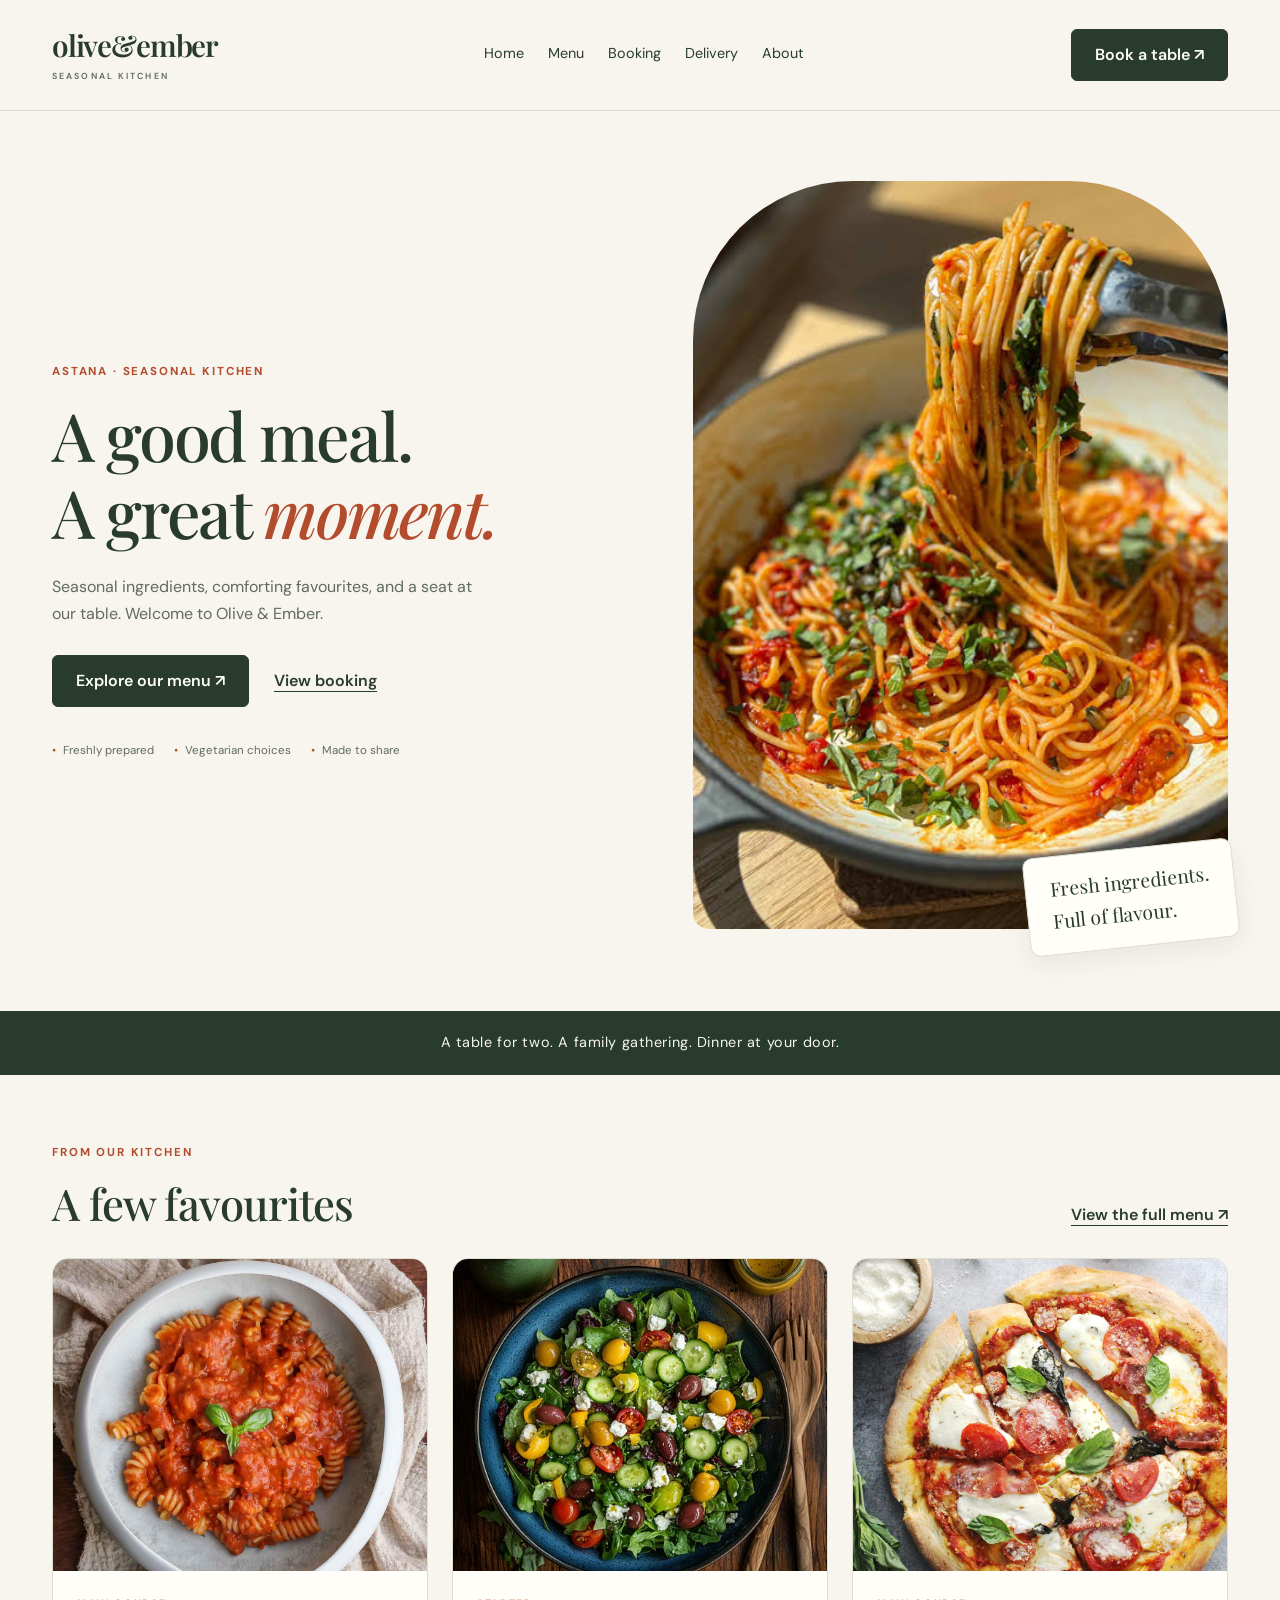
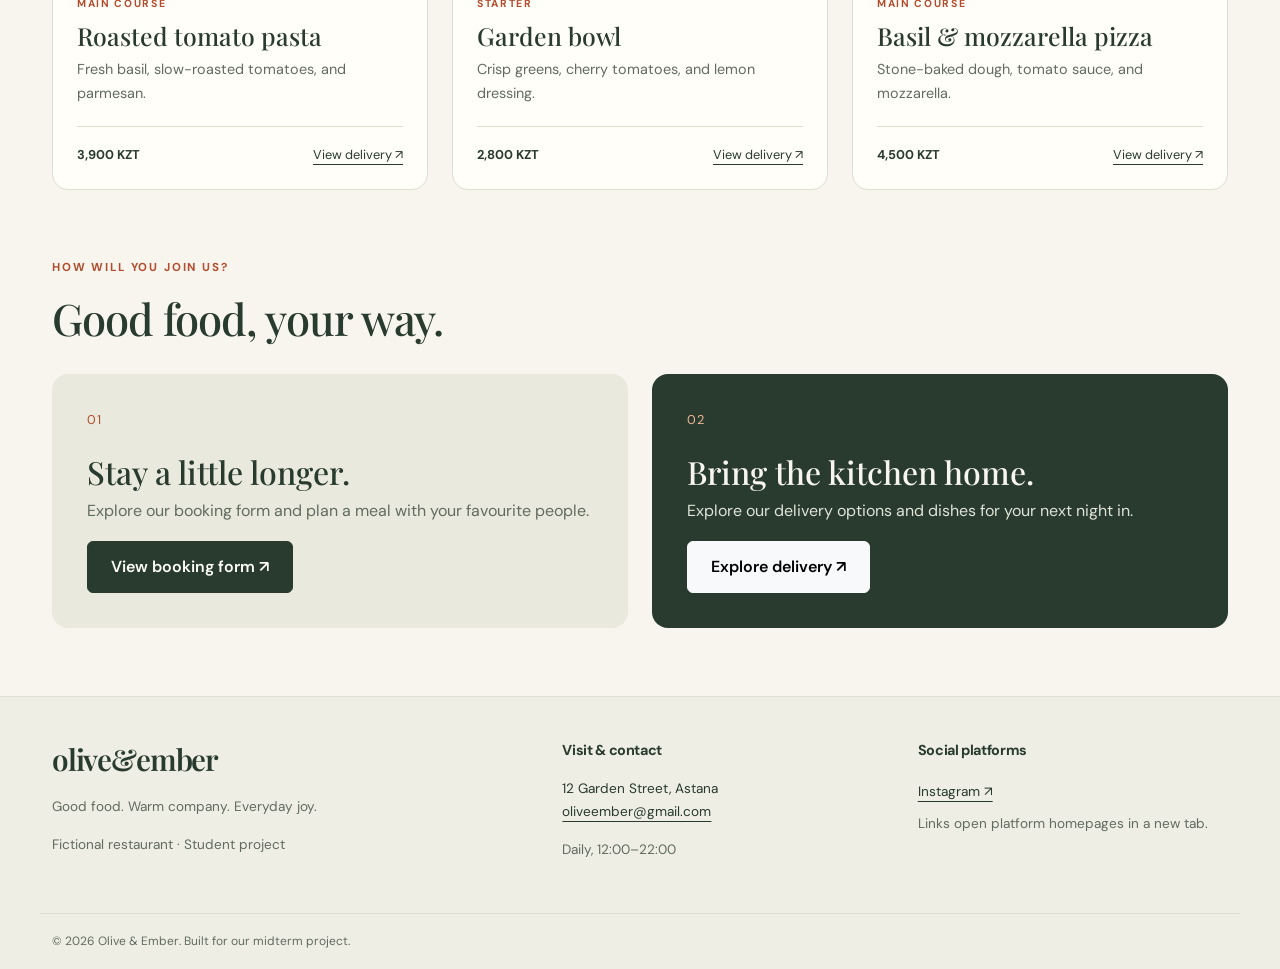
<file: index.html>
<!DOCTYPE html>
<html lang="en">
<head>
    <meta charset="UTF-8">
    <meta name="viewport" content="width=device-width, initial-scale=1.0">
    <link href="https://cdn.jsdelivr.net/npm/bootstrap@5.3.3/dist/css/bootstrap.min.css" rel="stylesheet">
    <title>Home | Olive &amp; Ember</title>
    <link rel="preconnect" href="https://fonts.googleapis.com">
    <link rel="preconnect" href="https://fonts.gstatic.com" crossorigin>
    <link href="https://fonts.googleapis.com/css2?family=DM+Sans:wght@400;500;600;700&family=Playfair+Display:wght@500;600;700&display=swap" rel="stylesheet">
    <link rel="stylesheet" href="css/style.css">
</head>

<body>
    <a class="skip-link" href="#main-content">Skip to content</a>

    <header class="site-header">
        <div class="container header-inner">
            <a class="brand" href="index.html">
                olive&amp;ember
                <span class="brand-caption">SEASONAL KITCHEN</span>
            </a>

            <nav class="site-nav">
                <a href="index.html">Home</a>
                <a href="menu.html">Menu</a>
                <a href="booking.html">Booking</a>
                <a href="delivery.html">Delivery</a>
                <a href="about.html">About</a>
            </nav>

            <a class="btn btn-brand header-book" href="booking.html">
                Book a table ↗ </a>
        </div>
    </header>

    <main id="main-content">
        <section class="hero container">
            <div class="hero-copy">
                <p class="eyebrow">ASTANA · SEASONAL KITCHEN</p>

                <h1>
                    A good meal.<br>
                    A great <em>moment.</em>
                </h1>

                <p>
                    Seasonal ingredients, comforting favourites, and a seat
                    at our table. Welcome to Olive &amp; Ember.
                </p>

                <div class="hero-actions">
                    <a class="btn btn-brand" href="menu.html">
                        Explore our menu ↗
                    </a>

                    <a class="text-link" href="booking.html">
                        View booking
                    </a>
                </div>

                <ul class="hero-details">
                    <li>Freshly prepared</li>
                    <li>Vegetarian choices</li>
                    <li>Made to share</li>
                </ul>
            </div>

            <div class="hero-art">
                <img
                    src="images\pasta.jpg"
                    alt="Illustration of roasted tomato pasta on a plate"
                    width="480"
                    height="400"
                >

                <span class="hero-note">
                    Fresh ingredients.<br>
                    Full of flavour.
                </span>
            </div>
        </section>

        <div class="occasion-strip text-center">
            <div class="container">
                A table for two. A family gathering. Dinner at your door.
            </div>
        </div>

        <section class="container section-space">
            <div class="section-heading">
                <div>
                    <p class="eyebrow">FROM OUR KITCHEN</p>
                    <h2 id="favourites-title">A few favourites</h2>
                </div>

                <a class="text-link" href="menu.html">
                    View the full menu ↗
                </a>
            </div>

            <div class="dish-grid">
                <article class="dish-card">
                    <img
                        src="images\Roasted-Cherry-Tomato-Sauce-2-copy.jpg"
                        alt="Illustration of roasted tomato pasta"
                        width="480"
                        height="400"
                        loading="lazy"
                    >

                    <div class="dish-content">
                        <p class="eyebrow">MAIN COURSE</p>
                        <h3>Roasted tomato pasta</h3>
                        <p>
                            Fresh basil, slow-roasted tomatoes, and parmesan.
                        </p>

                        <div class="dish-bottom">
                            <span class="price">3,900 KZT</span>
                            <a href="delivery.html">View delivery ↗</a>
                        </div>
                    </div>
                </article>

                <article class="dish-card">
                    <img
                        src="images\fresh-garden-salad-stockcake.jpg"
                        alt="Illustration of a garden salad"
                        width="480"
                        height="400"
                        loading="lazy"
                    >

                    <div class="dish-content">
                        <p class="eyebrow">STARTER</p>
                        <h3>Garden bowl</h3>
                        <p>
                            Crisp greens, cherry tomatoes, and lemon dressing.
                        </p>

                        <div class="dish-bottom">
                            <span class="price">2,800 KZT</span>
                            <a href="delivery.html">View delivery ↗</a>
                        </div>
                    </div>
                </article>

                <article class="dish-card">
                    <img
                        src="images\Prosciutto-and-Mozzarella-Pizza-1368x2000.jpg"
                        alt="Illustration of basil and mozzarella pizza"
                        width="480"
                        height="400"
                        loading="lazy"
                    >

                    <div class="dish-content">
                        <p class="eyebrow">MAIN COURSE</p>
                        <h3>Basil &amp; mozzarella pizza</h3>
                        <p>
                            Stone-baked dough, tomato sauce, and mozzarella.
                        </p>

                        <div class="dish-bottom">
                            <span class="price">4,500 KZT</span>
                            <a href="delivery.html">View delivery ↗</a>
                        </div>
                    </div>
                </article>
            </div>
        </section>

        <section
            class="container section-space pt-0">
            <div class="section-heading">
                <div>
                    <p class="eyebrow">HOW WILL YOU JOIN US?</p>
                    <h2 id="services-title">Good food, your way.</h2>
                </div>
            </div>

            <div class="row g-4">
                <div class="col-12 col-md-6">
                    <article class="service-panel">
                        <span class="step-number">01</span>
                        <h3>Stay a little longer.</h3>
                        <p>
                            Explore our booking form and plan a meal
                            with your favourite people.
                        </p>

                        <a class="btn btn-brand" href="booking.html">
                            View booking form ↗
                        </a>
                    </article>
                </div>

                <div class="col-12 col-md-6">
                    <article class="service-panel service-panel-dark">
                        <span class="step-number">02</span>
                        <h3>Bring the kitchen home.</h3>
                        <p>
                            Explore our delivery options and dishes
                            for your next night in.
                        </p>

                        <a class="btn btn-light" href="delivery.html">
                            Explore delivery ↗
                        </a>
                    </article>
                </div>
            </div>
        </section>
    </main>

    <footer class="site-footer">
        <div class="container footer-grid">
            <div>
                <a class="brand footer-brand" href="index.html">
                    olive<span>&amp;</span>ember
                </a>
                <p>Good food. Warm company. Everyday joy.</p>
                <p class="small">Fictional restaurant · Student project</p>
            </div>

            <div>
                <h2 class="footer-heading">Visit &amp; contact</h2>
                <address>
                    12 Garden Street, Astana<br>
                    <a href="mailto:oliveember@gmail.com">oliveember@gmail.com</a>
                </address>
                <p>Daily, 12:00–22:00</p>
            </div>

            <div>
                <h2 class="footer-heading">Social platforms</h2>

                <a
                    href="https://www.instagram.com/"
                    target="_blank">
                    Instagram ↗
                </a>
                <br>
                <p class="small mt-2">
                    Links open platform homepages in a new tab.
                </p>
            </div>
        </div>

        <div class="container footer-bottom">
            © 2026 Olive &amp; Ember. Built for our midterm project.
        </div>
    </footer>
</body>
</html>
</file>
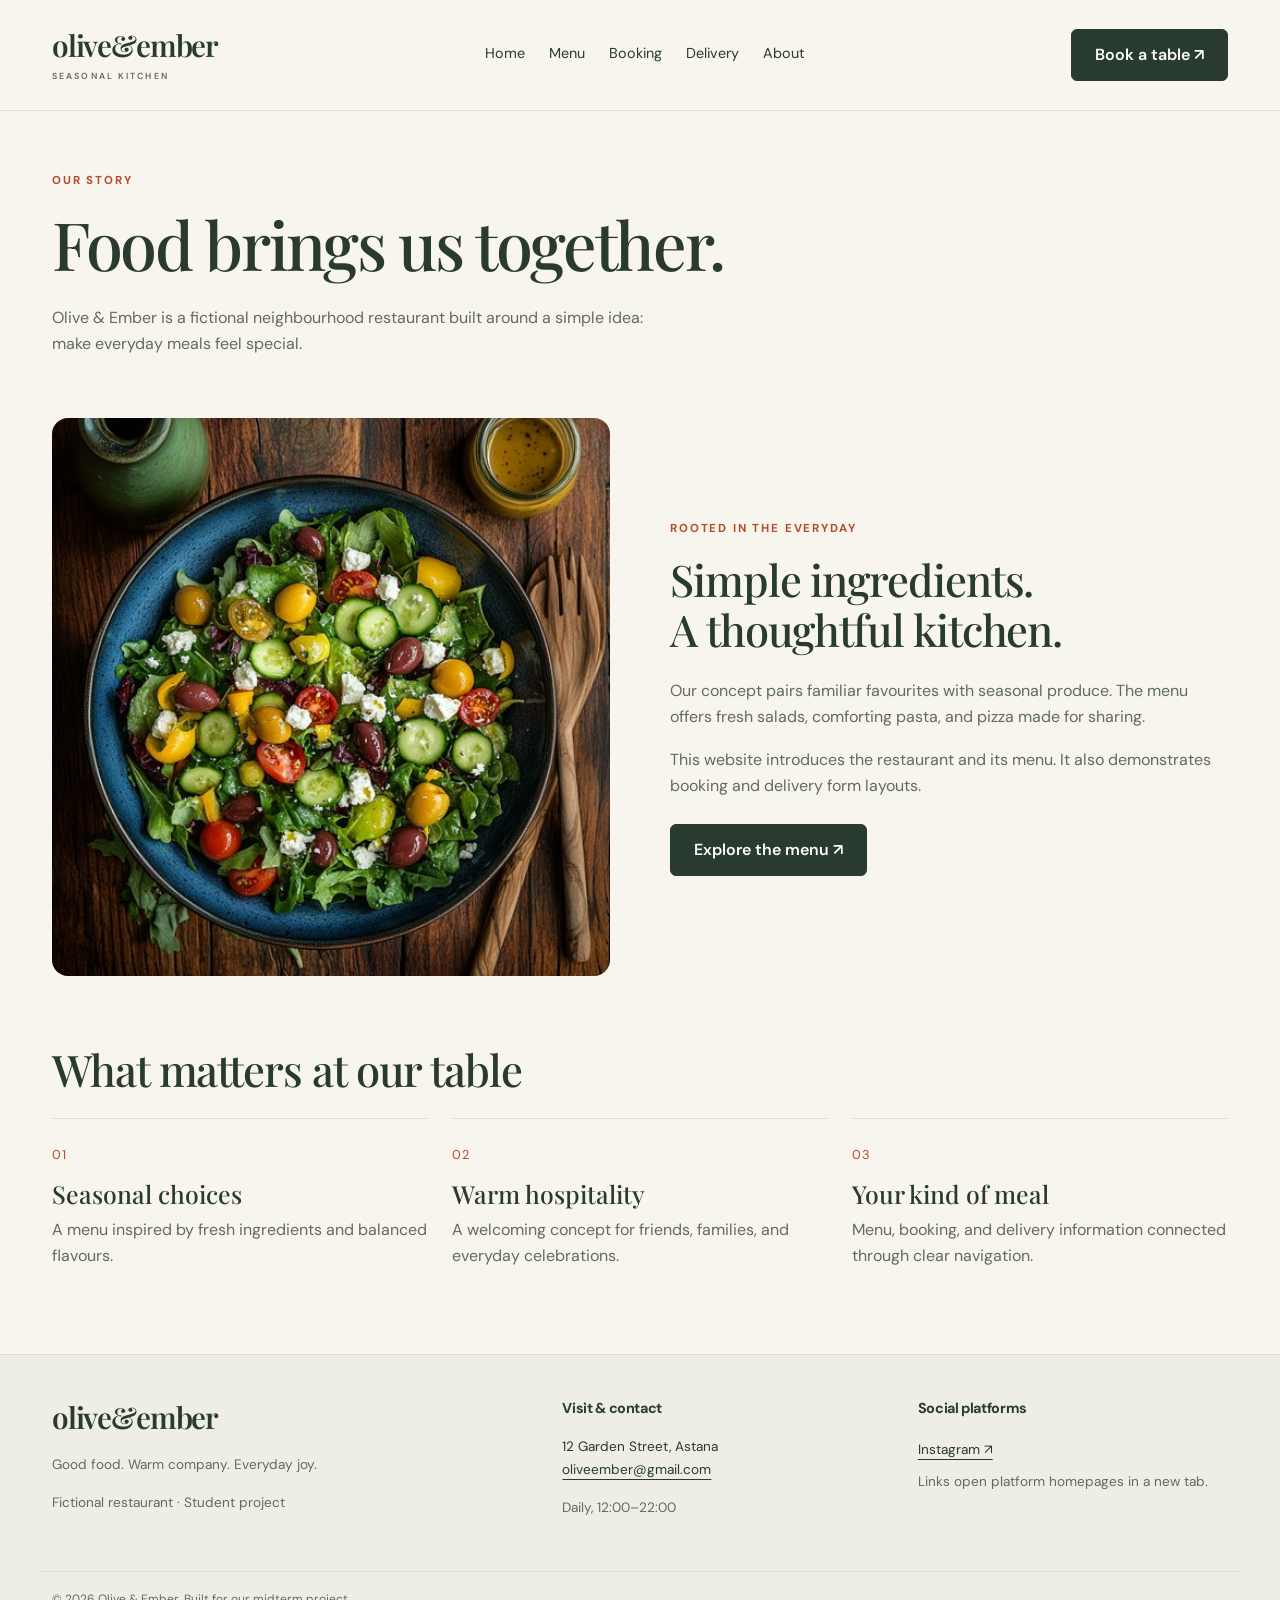
<file: about.html>
<!DOCTYPE html>
<html lang="en">
<head>
    <meta charset="UTF-8">
    <meta name="viewport" content="width=device-width, initial-scale=1.0">
    <link href="https://cdn.jsdelivr.net/npm/bootstrap@5.3.3/dist/css/bootstrap.min.css" rel="stylesheet">

    <title>About | Olive &amp; Ember</title>

    <link rel="preconnect" href="https://fonts.googleapis.com">
    <link rel="preconnect" href="https://fonts.gstatic.com" crossorigin>
    <link href="https://fonts.googleapis.com/css2?family=DM+Sans:wght@400;500;600;700&family=Playfair+Display:wght@500;600;700&display=swap" rel="stylesheet">
    <link rel="stylesheet" href="css/style.css">
</head>

<body>
    <a class="skip-link" href="#main-content">Skip to content</a>

    <header class="site-header">
        <div class="container header-inner">
            <a class="brand" href="index.html">
                olive<span>&amp;</span>ember
                <span class="brand-caption">SEASONAL KITCHEN</span>
            </a>

            <nav class="site-nav" aria-label="Main navigation">
                <a href="index.html">Home</a>
                <a href="menu.html">Menu</a>
                <a href="booking.html">Booking</a>
                <a href="delivery.html">Delivery</a>
                <a href="about.html">About</a>
            </nav>

            <a class="btn btn-brand header-book" href="booking.html">
                Book a table ↗
            </a>
        </div>
    </header>

    <main id="main-content">
        <section class="page-intro container">
            <p class="eyebrow">OUR STORY</p>
            <h1>Food brings us together.</h1>

            <p class="intro-copy">
                Olive &amp; Ember is a fictional neighbourhood restaurant
                built around a simple idea: make everyday meals feel special.
            </p>
        </section>

        <section class="container section-space pt-0">
            <div class="story-grid">
                <img
                    src="images/fresh-garden-salad-stockcake.jpg"
                    alt="Illustration of colourful vegetables in a garden salad"
                    width="480"
                    height="400"
                    loading="lazy"
                >

                <div>
                    <p class="eyebrow">ROOTED IN THE EVERYDAY</p>

                    <h2 id="story-title">
                        Simple ingredients.<br>
                        A thoughtful kitchen.
                    </h2>

                    <p>
                        Our concept pairs familiar favourites with seasonal
                        produce. The menu offers fresh salads, comforting
                        pasta, and pizza made for sharing.
                    </p>

                    <p>
                        This website introduces the restaurant and its menu.
                        It also demonstrates booking and delivery form layouts.
                    </p>

                    <a class="btn btn-brand mt-2" href="menu.html">
                        Explore the menu ↗
                    </a>
                </div>
            </div>
        </section>

        <section
            class="container section-space pt-0"
            aria-labelledby="values-title">

            <h2 id="values-title" class="mb-4">
                What matters at our table
            </h2>

            <div class="row g-4">
                <div class="col-12 col-md-4">
                    <article class="value-card">
                        <span class="step-number">01</span>
                        <h3>Seasonal choices</h3>
                        <p>
                            A menu inspired by fresh ingredients
                            and balanced flavours.
                        </p>
                    </article>
                </div>

                <div class="col-12 col-md-4">
                    <article class="value-card">
                        <span class="step-number">02</span>
                        <h3>Warm hospitality</h3>
                        <p>
                            A welcoming concept for friends, families,
                            and everyday celebrations.
                        </p>
                    </article>
                </div>

                <div class="col-12 col-md-4">
                    <article class="value-card">
                        <span class="step-number">03</span>
                        <h3>Your kind of meal</h3>
                        <p>
                            Menu, booking, and delivery information
                            connected through clear navigation.
                        </p>
                    </article>
                </div>
            </div>
        </section>
    </main>

    <footer class="site-footer">
        <div class="container footer-grid">
            <div>
                <a class="brand footer-brand" href="index.html">
                    olive<span>&amp;</span>ember
                </a>
                <p>Good food. Warm company. Everyday joy.</p>
                <p class="small">Fictional restaurant · Student project</p>
            </div>

            <div>
                <h2 class="footer-heading">Visit &amp; contact</h2>
                <address>
                    12 Garden Street, Astana<br>
                    <a href="mailto:oliveember@gmail.com">oliveember@gmail.com</a>
                </address>
                <p>Daily, 12:00–22:00</p>
            </div>

            <div>
                <h2 class="footer-heading">Social platforms</h2>

                <a
                    href="https://www.instagram.com/" target="_blank">
                    Instagram ↗
                </a>
                <br>
                <p class="small mt-2">
                    Links open platform homepages in a new tab.
                </p>
            </div>
        </div>

        <div class="container footer-bottom">
            © 2026 Olive &amp; Ember. Built for our midterm project.
        </div>
    </footer>
</body>
</html>
</file>
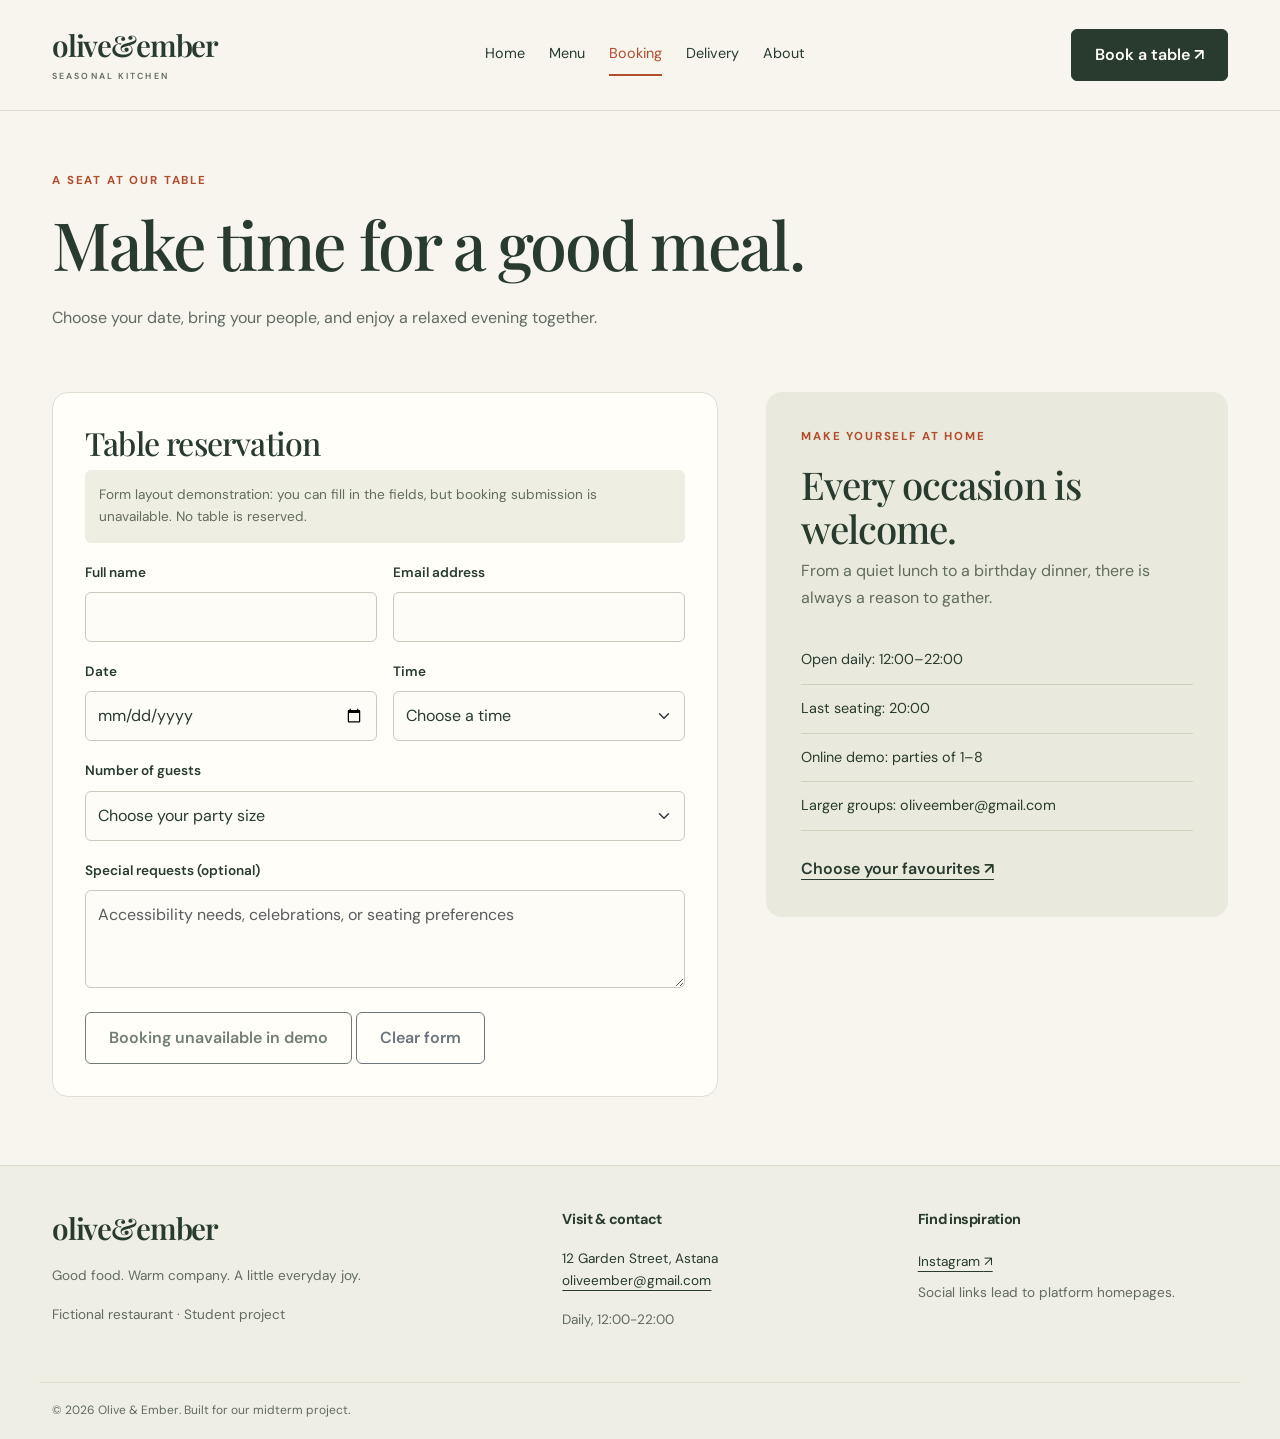
<file: booking.html>
<!DOCTYPE html>
<html lang="en">
<head>
    <meta charset="UTF-8">
    <meta name="viewport" content="width=device-width, initial-scale=1.0">
    <meta name="description" content="Olive & Ember restaurant: seasonal dishes, table booking, and delivery. Student demonstration website.">
    <title>Booking | Olive &amp; Ember</title>
    <link href="https://cdn.jsdelivr.net/npm/bootstrap@5.3.3/dist/css/bootstrap.min.css" rel="stylesheet">
    <link rel="preconnect" href="https://fonts.googleapis.com">
    <link rel="preconnect" href="https://fonts.gstatic.com" crossorigin>
    <link href="https://fonts.googleapis.com/css2?family=DM+Sans:wght@400;500;600;700&family=Playfair+Display:wght@500;600;700&display=swap" rel="stylesheet">
    <link rel="stylesheet" href="css/style.css">
</head>
<body>
    <a class="skip-link" href="#main-content">Skip to content</a>
    <header class="site-header">
        <div class="container header-inner">
            <a class="brand" href="index.html" aria-label="Olive and Ember home">olive<span>&amp;</span>ember<span class="brand-caption">SEASONAL KITCHEN</span></a>
            <nav class="site-nav" aria-label="Main navigation">
                    <a href="index.html">Home</a>
                    <a href="menu.html">Menu</a>
                    <a href="booking.html" aria-current="page">Booking</a>
                    <a href="delivery.html">Delivery</a>
                    <a href="about.html">About</a>
            </nav>
            <a class="btn btn-brand header-book" href="booking.html">Book a table <span aria-hidden="true">↗</span></a>
        </div>
    </header>
    <main id="main-content">
        <section class="page-intro container">
            <p class="eyebrow">A SEAT AT OUR TABLE</p>
            <h1>Make time for a good meal.</h1>
            <p class="intro-copy">Choose your date, bring your people, and enjoy a relaxed evening together.</p>
        </section>
        <section class="container section-space pt-0" aria-labelledby="reservation-title">
            <div class="row g-4 g-lg-5">
                <div class="col-12 col-lg-7">
                    <form id="booking-form" class="form-panel" action="booking.html" method="get">
                        <h2 id="reservation-title">Table reservation</h2>
                        <p class="demo-notice">Form layout demonstration: you can fill in the fields, but booking submission is unavailable. No table is reserved.</p>
                        <fieldset id="booking-fields">
                            <legend class="visually-hidden">Booking details</legend>
                            <div class="row g-3">
                                <div class="col-12 col-md-6"><label for="booking-name" class="form-label">Full name</label><input class="form-control" id="booking-name" type="text" autocomplete="name" minlength="2" maxlength="80" required></div>
                                <div class="col-12 col-md-6"><label for="booking-email" class="form-label">Email address</label><input class="form-control" id="booking-email" type="email" autocomplete="email" required></div>
                                <div class="col-12 col-md-6"><label for="booking-date" class="form-label">Date</label><input class="form-control" id="booking-date" type="date" required></div>
                                <div class="col-12 col-md-6"><label for="booking-time" class="form-label">Time</label><select class="form-select" id="booking-time" required><option value="">Choose a time</option><option>12:00</option><option>14:00</option><option>16:00</option><option>18:00</option><option>20:00</option></select></div>
                                <div class="col-12"><label for="booking-guests" class="form-label">Number of guests</label><select class="form-select" id="booking-guests" required><option value="">Choose your party size</option><option value="1">1 guest</option><option value="2">2 guests</option><option value="3">3 guests</option><option value="4">4 guests</option><option value="5">5 guests</option><option value="6">6 guests</option><option value="7">7 guests</option><option value="8">8 guests</option></select></div>
                                <div class="col-12"><label for="booking-notes" class="form-label">Special requests <span class="muted">(optional)</span></label><textarea class="form-control" id="booking-notes" rows="3" maxlength="400" placeholder="Accessibility needs, celebrations, or seating preferences"></textarea></div>
                            </div>
                            <button class="btn btn-brand mt-4" type="submit" disabled>Booking unavailable in demo</button>
                            <button class="btn btn-outline-secondary mt-4" type="reset">Clear form</button>
                        </fieldset>
                    </form>
                </div>
                <div class="col-12 col-lg-5"><aside class="info-panel"><p class="eyebrow">MAKE YOURSELF AT HOME</p><h2>Every occasion is welcome.</h2><p>From a quiet lunch to a birthday dinner, there is always a reason to gather.</p><ul class="detail-list"><li>Open daily: 12:00–22:00</li><li>Last seating: 20:00</li><li>Online demo: parties of 1–8</li><li>Larger groups: oliveember@gmail.com</li></ul><a class="text-link" href="menu.html">Choose your favourites ↗</a></aside></div>
            </div>
        </section>
    </main>
    <footer class="site-footer">
        <div class="container footer-grid">
            <div>
                <a class="brand footer-brand" href="index.html">olive<span>&amp;</span>ember</a>
                <p>Good food. Warm company. A little everyday joy.</p>
                <p class="small">Fictional restaurant · Student project</p>
            </div>
            <div>
                <h2 class="footer-heading">Visit &amp; contact</h2>
                <address>12 Garden Street, Astana<br><a href="mailto:oliveember@gmail.com">oliveember@gmail.com</a></address>
                <p>Daily, 12:00-22:00</p>
            </div>
            <div>
                <h2 class="footer-heading">Find inspiration</h2>
                <a href="https://www.instagram.com/" target="_blank" rel="noopener noreferrer">Instagram <span class="visually-hidden">(platform homepage; opens in a new tab)</span> ↗</a>
                <p class="small mt-2">Social links lead to platform homepages.</p>
            </div>
        </div>
        <div class="container footer-bottom">© 2026 Olive &amp; Ember. Built for our midterm project.</div>
    </footer>
</body>
</html>
</file>
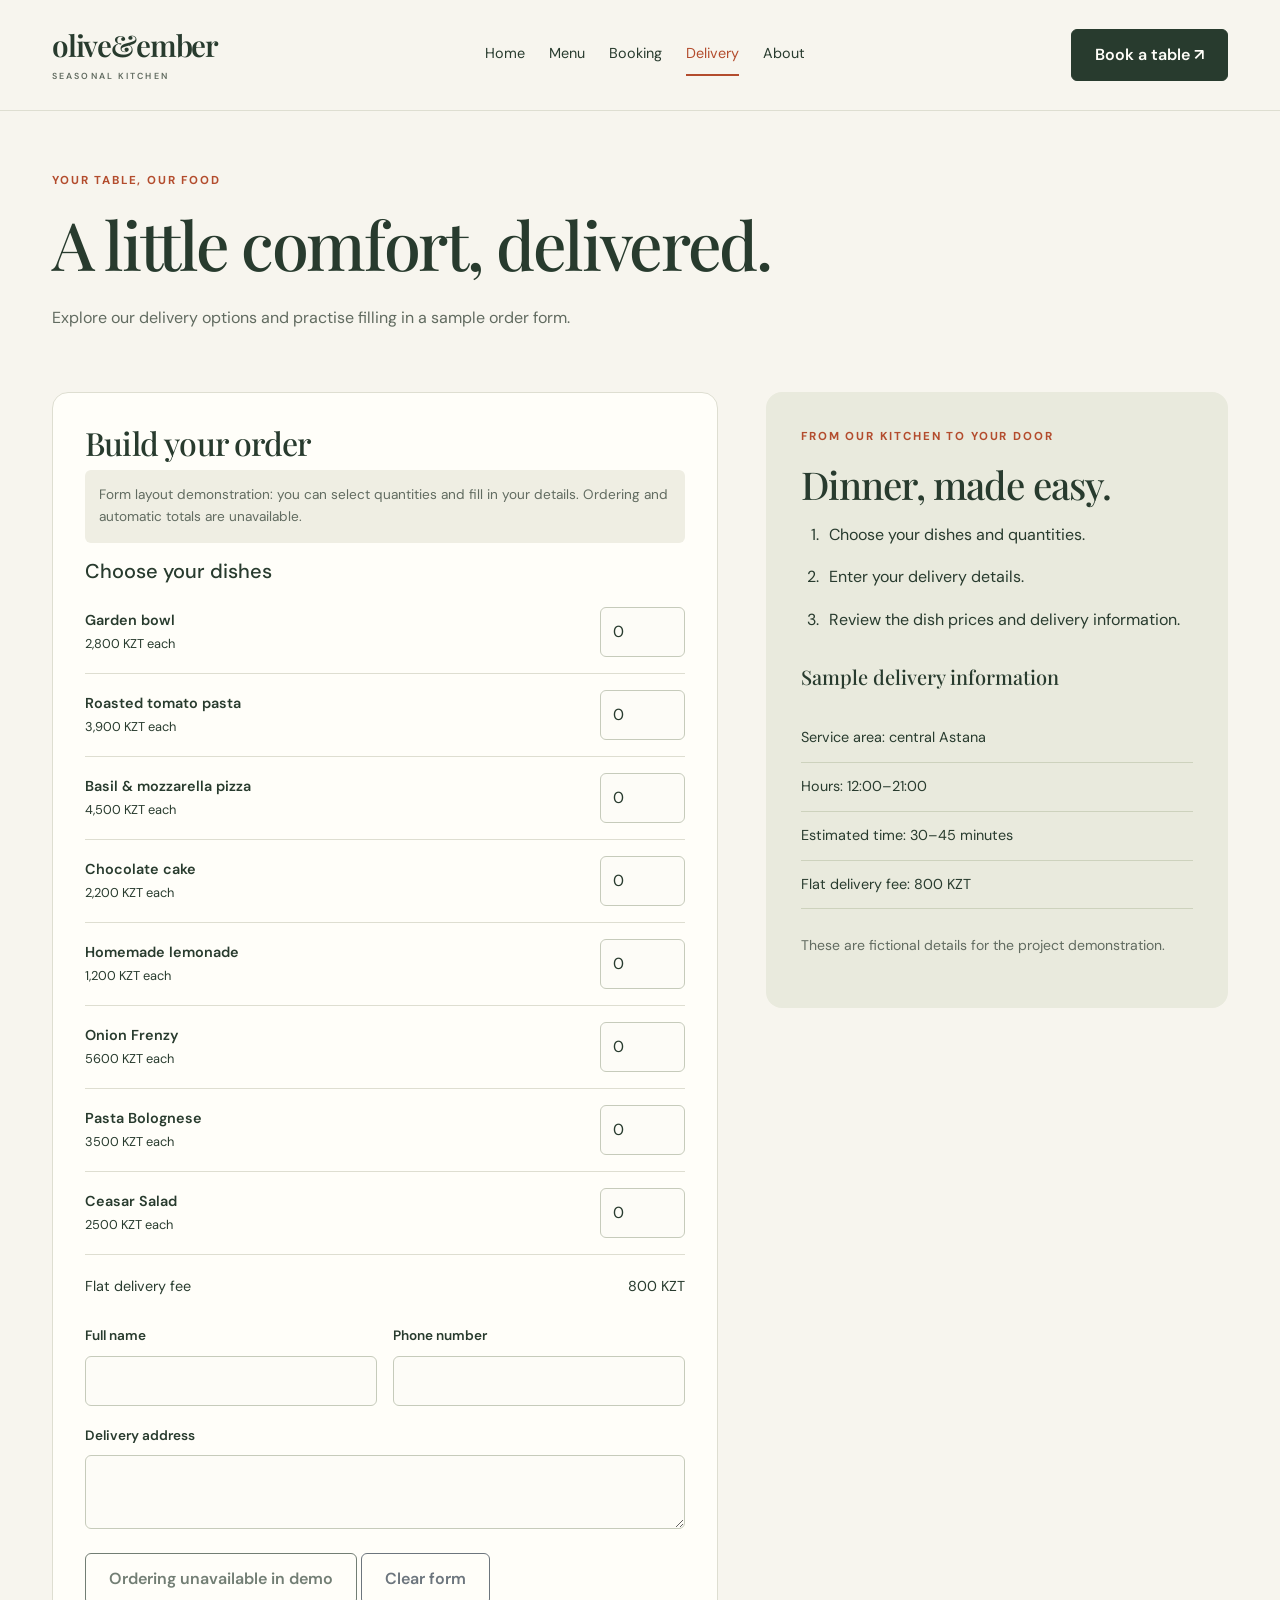
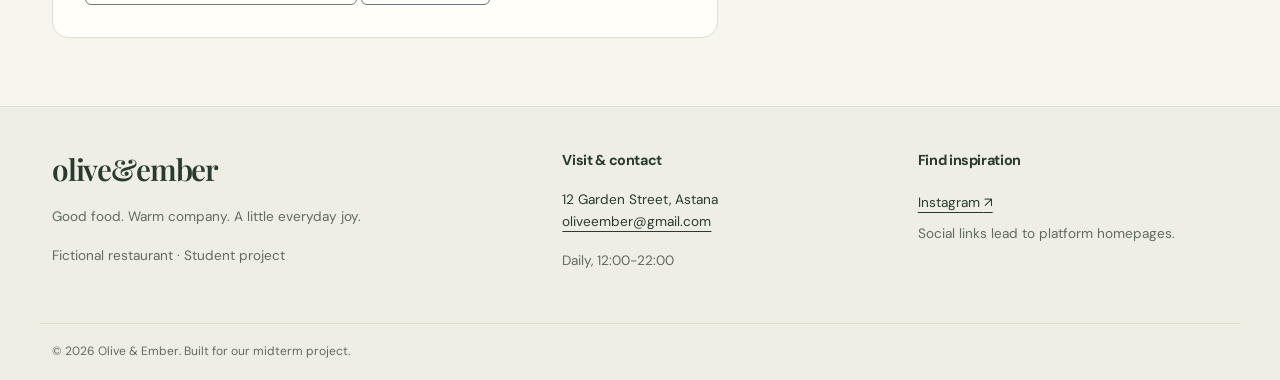
<file: delivery.html>
<!DOCTYPE html>
<html lang="en">
<head>
    <meta charset="UTF-8">
    <meta name="viewport" content="width=device-width, initial-scale=1.0">
    <meta name="description" content="Olive & Ember restaurant: seasonal dishes, table booking, and delivery. Student demonstration website.">
    <title>Delivery | Olive &amp; Ember</title>
    <link href="https://cdn.jsdelivr.net/npm/bootstrap@5.3.3/dist/css/bootstrap.min.css" rel="stylesheet">
    <link rel="preconnect" href="https://fonts.googleapis.com">
    <link rel="preconnect" href="https://fonts.gstatic.com" crossorigin>
    <link href="https://fonts.googleapis.com/css2?family=DM+Sans:wght@400;500;600;700&family=Playfair+Display:wght@500;600;700&display=swap" rel="stylesheet">
    <link rel="stylesheet" href="css/style.css">
</head>
<body>
    <a class="skip-link" href="#main-content">Skip to content</a>
    <header class="site-header">
        <div class="container header-inner">
            <a class="brand" href="index.html" aria-label="Olive and Ember home">olive<span>&amp;</span>ember<span class="brand-caption">SEASONAL KITCHEN</span></a>
            <nav class="site-nav" aria-label="Main navigation">
                    <a href="index.html">Home</a>
                    <a href="menu.html">Menu</a>
                    <a href="booking.html">Booking</a>
                    <a href="delivery.html" aria-current="page">Delivery</a>
                    <a href="about.html">About</a>
            </nav>
            <a class="btn btn-brand header-book" href="booking.html">Book a table <span aria-hidden="true">↗</span></a>
        </div>
    </header>
    <main id="main-content">
        <section class="page-intro container">
            <p class="eyebrow">YOUR TABLE, OUR FOOD</p>
            <h1>A little comfort, delivered.</h1>
            <p class="intro-copy">Explore our delivery options and practise filling in a sample order form.</p>
        </section>
        <section class="container section-space pt-0" aria-labelledby="order-title">
            <div class="row g-4 g-lg-5">
                <div class="col-12 col-lg-7">
                    <form id="delivery-form" class="form-panel" action="delivery.html" method="get">
                        <h2 id="order-title">Build your order</h2>
                        <p class="demo-notice">Form layout demonstration: you can select quantities and fill in your details. Ordering and automatic totals are unavailable.</p>
                        <fieldset id="delivery-fields">
                            <legend class="h5">Choose your dishes</legend>
                                <div class="order-line"><label for="qty-salad">Garden bowl<span class="muted">2,800 KZT each</span></label><input class="form-control quantity-input" id="qty-salad" type="number" min="0" max="20" step="1" value="0" required></div>
                                <div class="order-line"><label for="qty-pasta">Roasted tomato pasta<span class="muted">3,900 KZT each</span></label><input class="form-control quantity-input" id="qty-pasta" type="number" min="0" max="20" step="1" value="0" required></div>
                                <div class="order-line"><label for="qty-pizza">Basil & mozzarella pizza<span class="muted">4,500 KZT each</span></label><input class="form-control quantity-input" id="qty-pizza" type="number" min="0" max="20" step="1" value="0" required></div>
                                <div class="order-line"><label for="qty-cake">Chocolate cake<span class="muted">2,200 KZT each</span></label><input class="form-control quantity-input" id="qty-cake" type="number" min="0" max="20" step="1" value="0" required></div>
                                <div class="order-line"><label for="qty-lemonade">Homemade lemonade<span class="muted">1,200 KZT each</span></label><input class="form-control quantity-input" id="qty-lemonade" type="number" min="0" max="20" step="1" value="0" required></div>
                                <div class="order-line"><label for="qty-frenzy">Onion Frenzy<span class="muted">5600 KZT each</span></label><input class="form-control quantity-input" id="qty-salad" type="number" min="0" max="20" step="1" value="0" required></div>
                                <div class="order-line"><label for="qty-bolognese">Pasta Bolognese<span class="muted">3500 KZT each</span></label><input class="form-control quantity-input" id="qty-salad" type="number" min="0" max="20" step="1" value="0" required></div>
                                <div class="order-line"><label for="qty-ceasar">Ceasar Salad<span class="muted">2500 KZT each</span></label><input class="form-control quantity-input" id="qty-salad" type="number" min="0" max="20" step="1" value="0" required></div>

                            <div class="order-summary"><span>Flat delivery fee</span><span>800 KZT</span></div>
                            <div class="row g-3 mt-2">
                                <div class="col-12 col-md-6"><label class="form-label" for="delivery-name">Full name</label><input class="form-control" id="delivery-name" type="text" minlength="2" maxlength="80" autocomplete="name" required></div>
                                <div class="col-12 col-md-6"><label class="form-label" for="delivery-phone">Phone number</label><input class="form-control" id="delivery-phone" type="tel" autocomplete="tel" pattern="[+0-9() .-]{7,25}" title="Enter 7–25 characters using digits, spaces, +, parentheses, periods, or hyphens" required></div>
                                <div class="col-12"><label class="form-label" for="delivery-address">Delivery address</label><textarea class="form-control" id="delivery-address" rows="2" minlength="5" maxlength="200" autocomplete="street-address" required></textarea></div>
                            </div>
                            <button class="btn btn-brand mt-4" type="submit" disabled>Ordering unavailable in demo</button>
                            <button class="btn btn-outline-secondary mt-4" type="reset">Clear form</button>
                        </fieldset>
                    </form>
                </div>
                <div class="col-12 col-lg-5"><aside class="info-panel"><p class="eyebrow">FROM OUR KITCHEN TO YOUR DOOR</p><h2>Dinner, made easy.</h2><ol class="delivery-steps"><li>Choose your dishes and quantities.</li><li>Enter your delivery details.</li><li>Review the dish prices and delivery information.</li></ol><h3 class="h5 mt-4">Sample delivery information</h3><ul class="detail-list"><li>Service area: central Astana</li><li>Hours: 12:00–21:00</li><li>Estimated time: 30–45 minutes</li><li>Flat delivery fee: 800 KZT</li></ul><p class="small">These are fictional details for the project demonstration.</p></aside></div>
            </div>
        </section>
    </main>
    <footer class="site-footer">
        <div class="container footer-grid">
            <div>
                <a class="brand footer-brand" href="index.html">olive<span>&amp;</span>ember</a>
                <p>Good food. Warm company. A little everyday joy.</p>
                <p class="small">Fictional restaurant · Student project</p>
            </div>
            <div>
                <h2 class="footer-heading">Visit &amp; contact</h2>
                <address>12 Garden Street, Astana<br><a href="mailto:oliveember@gmail.com">oliveember@gmail.com</a></address>
                <p>Daily, 12:00-22:00</p>
            </div>
            <div>
                <h2 class="footer-heading">Find inspiration</h2>
                <a href="https://www.instagram.com/" target="_blank" rel="noopener noreferrer">Instagram <span class="visually-hidden">(platform homepage; opens in a new tab)</span> ↗</a>
                <p class="small mt-2">Social links lead to platform homepages.</p>
            </div>
        </div>
        <div class="container footer-bottom">© 2026 Olive &amp; Ember. Built for our midterm project.</div>
    </footer>
</body>
</html>
</file>
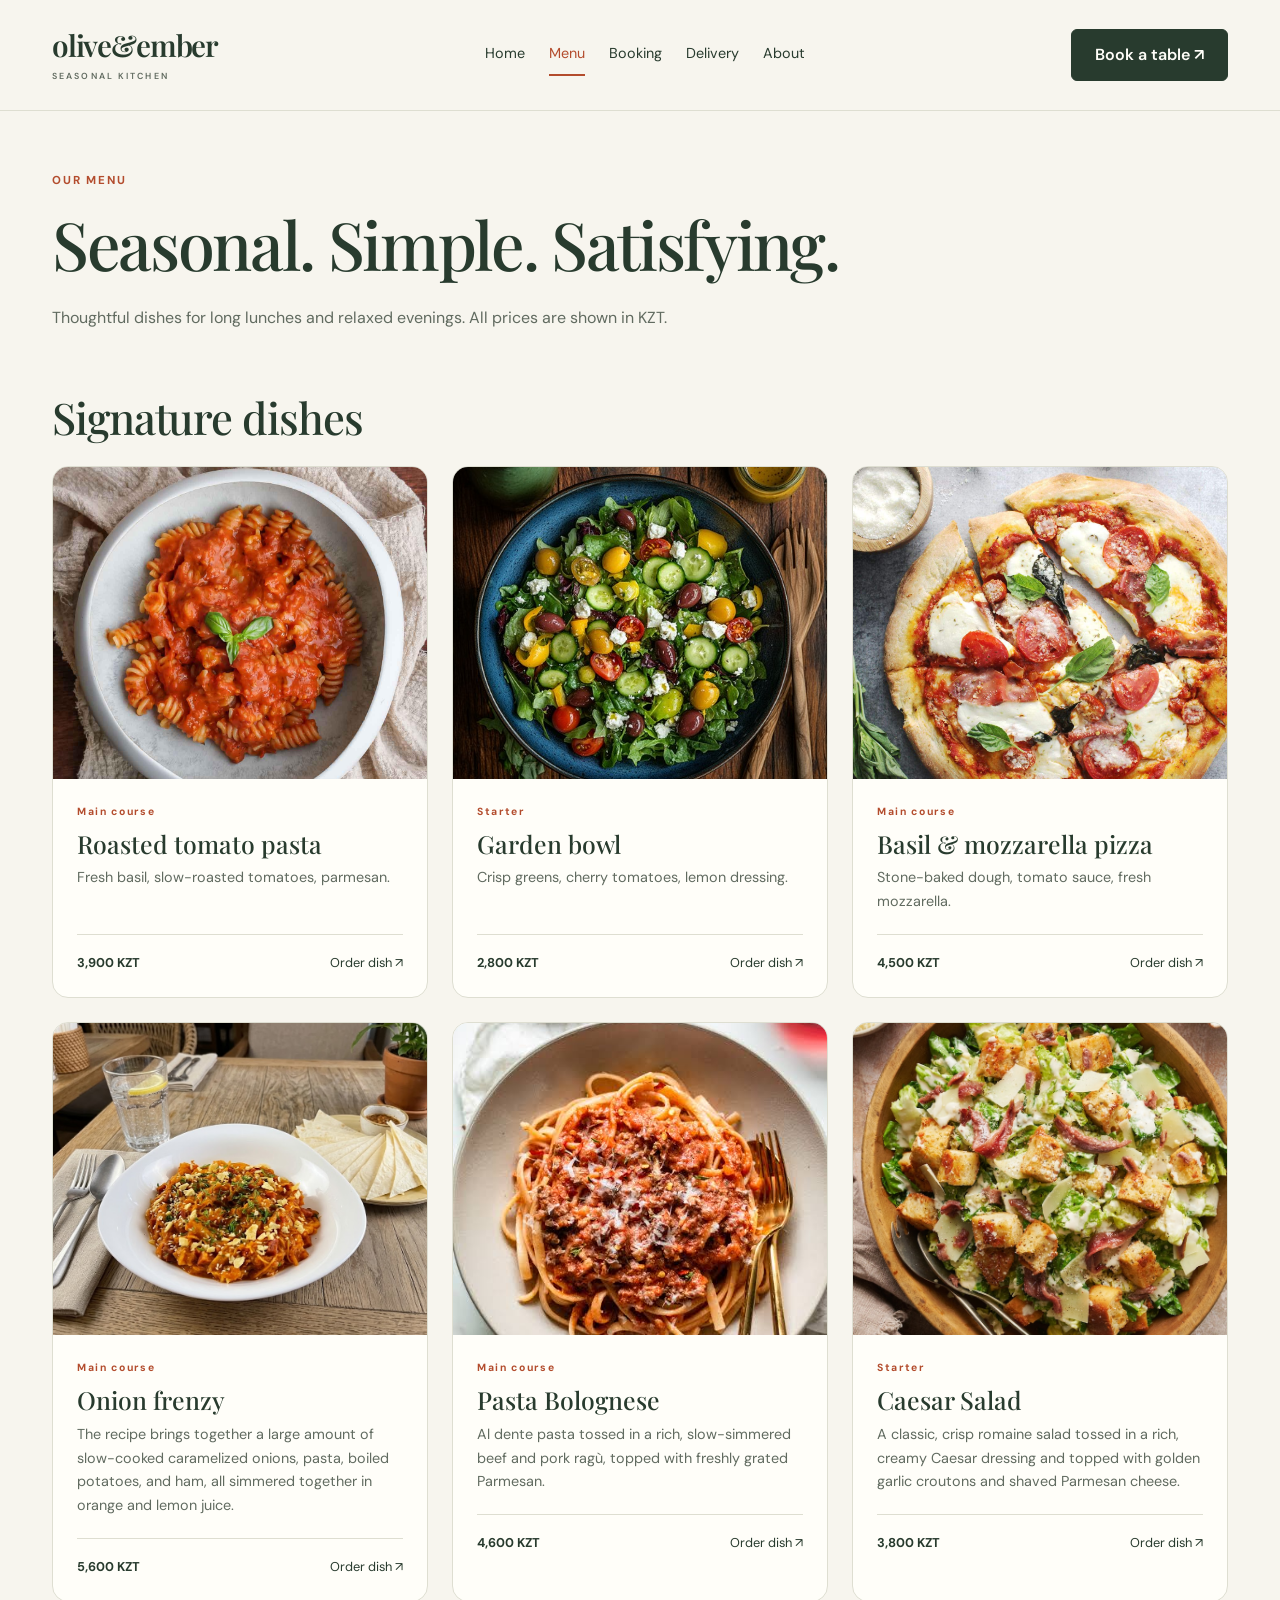
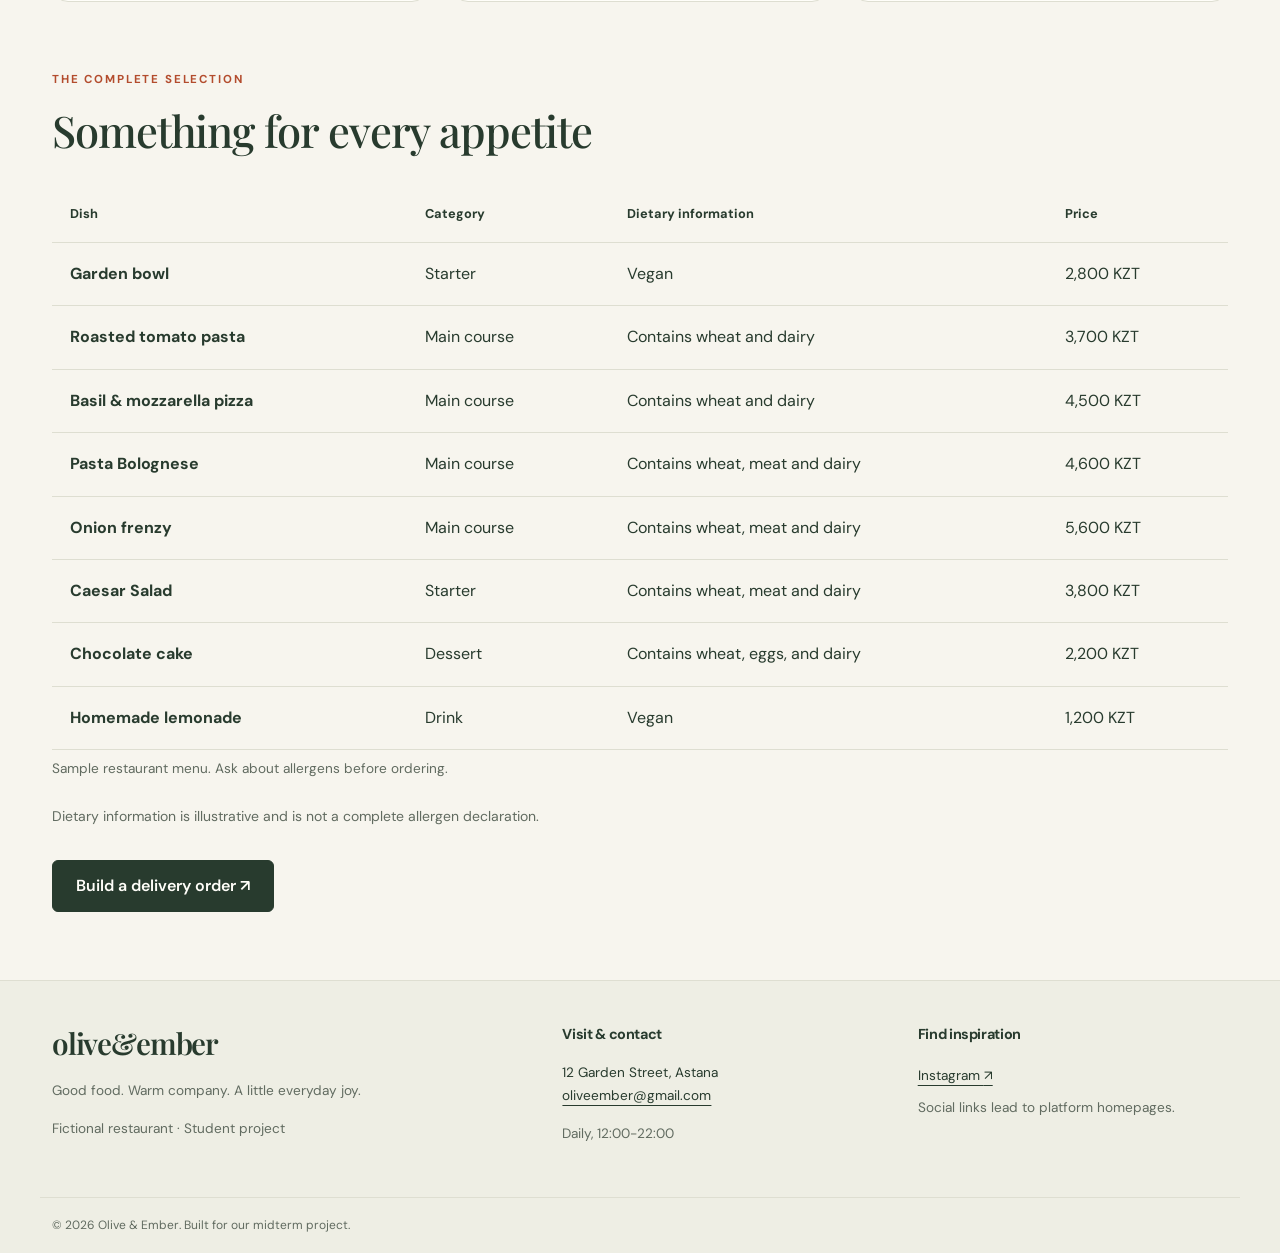
<file: menu.html>
<!DOCTYPE html>
<html lang="en">
<head>
    <meta charset="UTF-8">
    <meta name="viewport" content="width=device-width, initial-scale=1.0">
    <meta name="description" content="Olive & Ember restaurant: seasonal dishes, table booking, and delivery. Student demonstration website.">
    <title>Menu | Olive &amp; Ember</title>
    <link rel="preconnect" href="https://fonts.googleapis.com">
    <link rel="preconnect" href="https://fonts.gstatic.com" crossorigin>
    <link href="https://cdn.jsdelivr.net/npm/bootstrap@5.3.3/dist/css/bootstrap.min.css" rel="stylesheet">
    <link href="https://fonts.googleapis.com/css2?family=DM+Sans:wght@400;500;600;700&family=Playfair+Display:wght@500;600;700&display=swap" rel="stylesheet">
    <link rel="stylesheet" href="css/style.css">
</head>
<body>
    <a class="skip-link" href="#main-content">Skip to content</a>
    <header class="site-header">
        <div class="container header-inner">
            <a class="brand" href="index.html" aria-label="Olive and Ember home">olive<span>&amp;</span>ember<span class="brand-caption">SEASONAL KITCHEN</span></a>
            <nav class="site-nav" aria-label="Main navigation">
                    <a href="index.html">Home</a>
                    <a href="menu.html" aria-current="page">Menu</a>
                    <a href="booking.html">Booking</a>
                    <a href="delivery.html">Delivery</a>
                    <a href="about.html">About</a>
            </nav>
            <a class="btn btn-brand header-book" href="booking.html">Book a table <span aria-hidden="true">↗</span></a>
        </div>
    </header>
    <main id="main-content">
        <section class="page-intro container">
            <p class="eyebrow">OUR MENU</p>
            <h1>Seasonal. Simple. Satisfying.</h1>
            <p class="intro-copy">Thoughtful dishes for long lunches and relaxed evenings. All prices are shown in KZT.</p>
        </section>
        <section class="container section-space pt-0" aria-labelledby="signature-title">
            <h2 id="signature-title" class="mb-4">Signature dishes</h2>
            <div class="dish-grid">
                <a href="delivery.html" class="dish-card">
                    <img src="images/Roasted-Cherry-Tomato-Sauce-2-copy.jpg" alt="Illustration of roasted tomato pasta" width="480" height="400" loading="lazy">
                    <div class="dish-content">
                        <p class="eyebrow">Main course</p>
                        <h3>Roasted tomato pasta</h3>
                        <p>Fresh basil, slow-roasted tomatoes, parmesan.</p>
                        <div class="dish-bottom"><span class="price">3,900 KZT</span><span class="order-link">Order dish <span aria-hidden="true">↗</span></span></div>
                    </div>
                </a>
                <a href="delivery.html" class="dish-card">
                    <img src="images/fresh-garden-salad-stockcake.jpg" alt="Illustration of garden bowl" width="480" height="400" loading="lazy">
                    <div class="dish-content">
                        <p class="eyebrow">Starter</p>
                        <h3>Garden bowl</h3>
                        <p>Crisp greens, cherry tomatoes, lemon dressing.</p>
                        <div class="dish-bottom"><span class="price">2,800 KZT</span><span class="order-link">Order dish <span aria-hidden="true">↗</span></span></div>
                    </div>
                </a>
                <a href="delivery.html" class="dish-card">
                    <img src="images/Prosciutto-and-Mozzarella-Pizza-1368x2000.jpg" alt="Illustration of basil & mozzarella pizza" width="480" height="400" loading="lazy">
                    <div class="dish-content">
                        <p class="eyebrow">Main course</p>
                        <h3>Basil & mozzarella pizza</h3>
                        <p>Stone-baked dough, tomato sauce, fresh mozzarella.</p>
                        <div class="dish-bottom"><span class="price">4,500 KZT</span><span class="order-link">Order dish <span aria-hidden="true">↗</span></span></div>
                    </div>
                </a>
                <a href="delivery.html" class="dish-card">
                    <img src="images/image.png" alt="Illustration of onion frenzy" width="480" height="400" loading="lazy">
                    <div class="dish-content">
                        <p class="eyebrow">Main course</p>
                        <h3>Onion frenzy</h3>
                        <p>The recipe brings together a large amount of slow-cooked caramelized onions, pasta, boiled potatoes, and ham, all simmered together in orange and lemon juice.</p>
                        <div class="dish-bottom"><span class="price">5,600 KZT</span><span class="order-link">Order dish <span aria-hidden="true">↗</span></span></div>
                    </div>
                </a>
                <a href="delivery.html" class="dish-card">
                    <img src="images/images.jpg" alt="Illustration of pasta bolognese" width="480" height="400" loading="lazy">
                    <div class="dish-content">
                        <p class="eyebrow">Main course</p>
                        <h3>Pasta Bolognese</h3>
                        <p>Al dente pasta tossed in a rich, slow-simmered beef and pork ragù, topped with freshly grated Parmesan.</p>
                        <div class="dish-bottom"><span class="price">4,600 KZT</span><span class="order-link">Order dish <span aria-hidden="true">↗</span></span></div>
                    </div>
                </a>
                <a href="delivery.html" class="dish-card">
                    <img src="images/Caesar-Salad-9.jpg" alt="Illustration of caesar salad" width="480" height="400" loading="lazy">
                    <div class="dish-content">
                        <p class="eyebrow">Starter</p>
                        <h3>Caesar Salad</h3>
                        <p>A classic, crisp romaine salad tossed in a rich, creamy Caesar dressing and topped with golden garlic croutons and shaved Parmesan cheese.</p>
                        <div class="dish-bottom"><span class="price">3,800 KZT</span><span class="order-link">Order dish <span aria-hidden="true">↗</span></span></div>
                    </div>
                </a>
            </div>
        </section>
        <section class="container section-space pt-0" aria-labelledby="menu-table-title">
            <div class="section-heading"><div><p class="eyebrow">THE COMPLETE SELECTION</p><h2 id="menu-table-title">Something for every appetite</h2></div></div>
            <div class="table-responsive">
                <table class="table menu-table align-middle">
                    <caption>Sample restaurant menu. Ask about allergens before ordering.</caption>
                    <thead><tr><th scope="col">Dish</th><th scope="col">Category</th><th scope="col">Dietary information</th><th scope="col">Price</th></tr></thead>
                    <tbody>
                        <tr><th scope="row">Garden bowl</th><td>Starter</td><td>Vegan</td><td>2,800 KZT</td></tr>
                        <tr><th scope="row">Roasted tomato pasta</th><td>Main course</td><td>Contains wheat and dairy</td><td>3,700 KZT</td></tr>
                        <tr><th scope="row">Basil &amp; mozzarella pizza</th><td>Main course</td><td>Contains wheat and dairy</td><td>4,500 KZT</td></tr>
                        <tr><th scope="row">Pasta Bolognese</th><td>Main course</td><td>Contains wheat, meat and dairy</td><td>4,600 KZT</td></tr>
                        <tr><th scope="row">Onion frenzy</th><td>Main course</td><td>Contains wheat, meat and dairy</td><td>5,600 KZT</td></tr>
                        <tr><th scope="row">Caesar Salad</th><td>Starter</td><td>Contains wheat, meat and dairy</td><td>3,800 KZT</td></tr>
                        <tr><th scope="row">Chocolate cake</th><td>Dessert</td><td>Contains wheat, eggs, and dairy</td><td>2,200 KZT</td></tr>
                        <tr><th scope="row">Homemade lemonade</th><td>Drink</td><td>Vegan</td><td>1,200 KZT</td></tr>
                    </tbody>
                </table>
            </div>
            <p class="small">Dietary information is illustrative and is not a complete allergen declaration.</p>
            <a class="btn btn-brand mt-3" href="delivery.html">Build a delivery order ↗</a>
        </section>

    </main>

    <footer class="site-footer">
        <div class="container footer-grid">
            <div>
                <a class="brand footer-brand" href="index.html">olive<span>&amp;</span>ember</a>
                <p>Good food. Warm company. A little everyday joy.</p>
                <p class="small">Fictional restaurant · Student project</p>
            </div>
            <div>
                <h2 class="footer-heading">Visit &amp; contact</h2>
                <address>12 Garden Street, Astana<br><a href="mailto:oliveember@gmail.com">oliveember@gmail.com</a></address>
                <p>Daily, 12:00-22:00</p>
            </div>
            <div>
                <h2 class="footer-heading">Find inspiration</h2>
                <a href="https://www.instagram.com/" target="_blank" rel="noopener noreferrer">Instagram <span class="visually-hidden">(platform homepage; opens in a new tab)</span> ↗</a>
                <p class="small mt-2">Social links lead to platform homepages.</p>
            </div>
        </div>
        <div class="container footer-bottom">© 2026 Olive &amp; Ember. Built for our midterm project.</div>
    </footer>
</body>
</html>
</file>
<file: css/style.css>
:root {
    --color-cream: #f7f5ee;
    --color-ink: #283b2e;
    --color-muted: #616b60;
    --color-accent: #b34c2d;
    --color-line: #deded1;
    --color-white: #fffef9;

    --font-body: "DM Sans", sans-serif;
    --font-heading: "Playfair Display", Georgia, serif;

    --radius: 16px;
}
* {
    box-sizing: border-box;
}

body {
    margin: 0;
    background: var(--color-cream);
    color: var(--color-ink);
    font-family: var(--font-body);
    font-size: 16px;
    line-height: 1.65;
}

h1, h2, h3 {
    font-family: var(--font-heading); line-height: 1.15;
}

h1 {
    font-size: clamp(2.6rem, 5.2vw, 4.9rem); letter-spacing: -0.035em;
}

h2 {
    font-size: clamp(2rem, 3.4vw, 3rem); letter-spacing: -0.025em;
}

h3 {
    font-size: 1.55rem;
}

p { color: var(--color-muted);}

a {
    color: inherit;
    text-underline-offset: 5px;
}

a:hover {
    color: var(--color-accent);
}

a:focus,
button:focus {
    outline: 3px solid var(--color-accent);
    outline-offset: 5px;
}

img {
    display: block;
    max-width: 100%;
    height: auto;
}

.container {
    max-width: 1200px;
}

.eyebrow {
    color: var(--color-accent);
    font-size: 0.72rem;
    font-weight: 700;
    letter-spacing: 0.16em;
    margin-bottom: 16px;
}

.text-link {
    font-weight: 600;
}

.btn {
    border-radius: 6px;
    font-weight: 600;
    padding: 13px 23px;
}

.btn-brand {
    background: var(--color-ink);
    color: var(--color-white);
    border: 1px solid var(--color-ink);
}

.btn-brand:hover,
.btn-brand:focus {
    background: var(--color-accent);
    border-color: var(--color-accent);
    color: white;
}

.skip-link {
    position: absolute;
    top: -100px;
    left: 20px;
    background: var(--color-white);
    padding: 10px;
    z-index: 100;
}

.skip-link:focus {
    top: 12px;
}

.site-header {
    border-bottom: 1px solid var(--color-line);
}

.header-inner {
    display: flex;
    align-items: center;
    justify-content: space-between;
    gap: 25px;
    min-height: 110px;
}

.brand {
    font-family: var(--font-heading);
    font-size: 1.85rem;
    font-weight: 600;
    text-decoration: none;
    letter-spacing: -0.04em;
    line-height: 1.15;
}

.brand-caption {
    display: block;
    color: var(--color-muted);
    font-family: var(--font-body);
    font-size: 0.55rem;
    letter-spacing: 0.24em;
    margin-top: 9px;
}

.site-nav {
    display: flex;
    align-items: center;
    gap: 24px;
}

.site-nav a {
    font-size: 0.9rem;
    text-decoration: none;
    padding: 8px 0;
    border-bottom: 2px solid transparent;
}

.site-nav a[aria-current="page"] {
    border-bottom-color: var(--color-accent);
    color: var(--color-accent);
}

.section-space {
    padding-top: 68px;
    padding-bottom: 68px;
}

.section-heading {
    display: flex;
    justify-content: space-between;
    align-items: flex-end;
    gap: 20px;
    margin-bottom: 30px;
}

.section-heading h2 {
    margin: 0;
}

/*Booking CSS*/
.page-intro {
    padding-top: 60px;
    padding-bottom: 45px;
}

.page-intro h1 {
    max-width: 850px;
}

.intro-copy {
    max-width: 620px;
    margin-top: 22px;
}

.site-footer {
    background: #eeeee4;
    border-top: 1px solid var(--color-line);
    padding-top: 45px;
}

.footer-grid {
    display: grid;
    grid-template-columns: 1.5fr 1fr 1fr;
    gap: 45px;
    padding-bottom: 35px;
}

.footer-brand {
    display: inline-block;
    margin-bottom: 20px;
}

.site-footer p, .site-footer address, .site-footer a:not(.brand) {
    font-size: 0.85rem;
}

.footer-heading {
    font-family: var(--font-body);
    font-size: 0.9rem;
    font-weight: 700;
    margin-bottom: 20px;
}

.footer-bottom {
    border-top: 1px solid var(--color-line);
    padding-top: 18px;
    padding-bottom: 18px;
    font-size: 0.75rem;
    color: var(--color-muted);
}
/* common part for all pages */

/* Home page styling */
.hero {
    display: grid;
    grid-template-columns: 1.08fr 1fr;
    align-items: center;
    gap: 64px;
    padding-top: 70px;
    padding-bottom: 70px;
}

.hero-copy > p:not(.eyebrow) {
    max-width: 430px;
    margin-top: 24px;
}

.hero h1 em {
    color: var(--color-accent);
    font-weight: 500;
}

.hero-actions {
    display: flex;
    align-items: center;
    flex-wrap: wrap;
    gap: 25px;
    margin: 28px 0;
}

.hero-details {
    display: flex;
    flex-wrap: wrap;
    gap: 20px;
    list-style: none;
    padding: 0;
    margin: 34px 0 0;
    font-size: 0.72rem;
    color: var(--color-muted);
}

.hero-details li::before {
    content: "•";
    color: var(--color-accent);
    margin-right: 7px;
}

.hero-art {
    position: relative;
    padding-bottom: 12px;
}

.hero-art img {
    border-radius: 160px 160px 16px 16px;
    width: 100%;
}

.hero-note {
    position: absolute;
    right: -8px;
    bottom: -6px;
    background: var(--color-white);
    border: 1px solid var(--color-line);
    border-radius: 10px;
    padding: 17px 24px;
    transform: rotate(-6deg);
    font-family: var(--font-heading);
    font-size: 1.2rem;
    box-shadow: 0 8px 24px #283b2e12;
}

.occasion-strip {
    background: var(--color-ink);
    color: var(--color-cream);
    padding: 20px 0;
    font-size: 0.9rem;
    letter-spacing: 0.04em;
}

.service-panel {
    background: #e9eadd;
    border-radius: var(--radius);
    padding: 35px;
    height: 100%;
}

.service-panel h3 {
    font-size: 2rem;
}

.service-panel-dark {
    background: var(--color-ink);
    color: var(--color-cream);
}

.service-panel-dark p {
    color: #e0e3d7;
}

.step-number {
    display: block;
    font-size: 0.8rem;
    letter-spacing: 0.1em;
    margin-bottom: 24px;
    color: var(--color-accent);
}

.service-panel-dark .step-number {
    color: #f0b698;
}

/* dish cards */
.dish-grid {
    display: grid;
    grid-template-columns: repeat(3, minmax(0, 1fr));
    gap: 24px;
}

.dish-card {
    background: var(--color-white);
    border: 1px solid var(--color-line);
    border-radius: var(--radius);
    overflow: hidden;
}

.dish-card img {
    width: 100%;
    aspect-ratio: 6 / 5;
    object-fit: cover;
}

.dish-content {
    padding: 24px;
}

.dish-content .eyebrow {
    margin-bottom: 10px;
    font-size: 0.65rem;
}

.dish-content p:not(.eyebrow) {
    font-size: 0.9rem;
    min-height: 48px;
}

.dish-bottom {
    display: flex;
    flex-wrap: wrap;
    justify-content: space-between;
    align-items: center;
    gap: 10px;
    font-size: 0.8rem;
    border-top: 1px solid var(--color-line);
    padding-top: 17px;
    margin-top: 20px;
}

.price {
    font-weight: 700;
}



/* delivery */
.page-intro { padding-top: 60px; padding-bottom: 30px; }
.page-intro h1 { max-width: 850px; }
.intro-copy { max-width: 620px; margin-top: 22px; }
.page-intro {
    padding-top: 60px;
    padding-bottom: 30px; 
}
.page-intro h1 { 
    max-width: 850px; 
}
.intro-copy { 
    max-width: 620px;
    margin-top: 22px;
}

.form-panel { 
    background: var(--color-white);
    border: 1px solid var(--color-line);
    border-radius: var(--radius); 
    padding: 32px; 
}
.form-panel h2 { 
    font-size: 2rem; 
}
.demo-notice { 
    font-size: .85rem;
    background: #efeee3; 
    padding: 14px; border-radius: 6px;
}
.form-label {
    font-size: .85rem;
    font-weight: 600;
}
.form-control, .form-select { 
    background-color: #fdfcf7;
    border-color: #c6cbbb; 
    padding: 12px; color: var(--color-ink); 
}
.form-control:focus, .form-select:focus {
    border-color: var(--color-accent);
    box-shadow: 0 0 0 3px #b34c2d25;
}

.info-panel { 
    background: #e9eadd; 
    padding: 35px; border-radius: var(--radius);
}
.info-panel h2 { 
    font-size: 2.4rem; 
}
.detail-list { 
    padding: 0; 
    list-style: none;
    margin: 25px 0;
}
.detail-list li {
    padding: 12px 0;
    border-bottom: 1px solid #cdd2bd;
    font-size: .9rem; 
}

    /*Dlivery CSS*/

.page-intro {
    padding-top: 60px;
    padding-bottom: 45px;
}
.page-intro h1 { 
    max-width: 850px;
}
.intro-copy {
    max-width: 620px;
    margin-top: 22px; 
}

.form-panel { 
    background: var(--color-white);
    border: 1px solid var(--color-line);
    border-radius: var(--radius); padding: 32px; 
}
.form-panel h2 { 
    font-size: 2rem;
}
.demo-notice { 
    font-size: .85rem; 
    background: #efeee3;
    padding: 14px; border-radius: 6px;
}
.form-label { 
    font-size: .85rem;
    font-weight: 600; 
}
.form-control, .form-select {
    background-color: #fdfcf7; 
    border-color: #c6cbbb; padding: 12px;
    color: var(--color-ink); 
}
.form-control:focus, .form-select:focus {
    border-color: var(--color-accent); 
    box-shadow: 0 0 0 3px #b34c2d25; 
}

.delivery-steps { 
    padding-left: 22px;
}
.delivery-steps li {
    padding: 8px 0 8px 6px; 
}
.order-line { 
    display: flex; 
    align-items: center; 
    justify-content: space-between;
    gap: 20px; 
    padding: 16px 0;
    border-bottom: 1px solid var(--color-line);
}
.order-line label {
    font-weight: 600; 
    font-size: .9rem;
}
.order-line label span { 
    display: block; font-size: .8rem;
    font-weight: 400; 
}
.quantity-input { 
    width: 85px;
    flex-shrink: 0; 
}
.order-summary {
    display: flex; 
    justify-content: space-between;
    gap: 20px; padding-top: 20px;
    font-size: .9rem;
}

.info-panel { 
    background: #e9eadd; 
    padding: 35px; 
    border-radius: var(--radius);
}
.info-panel h2 { 
    font-size: 2.4rem;
}
.detail-list {
    padding: 0; 
    list-style: none;
    margin: 25px 0;
}
.detail-list li { 
    padding: 12px 0; 
    border-bottom: 1px solid #cdd2bd;
    font-size: .9rem; 
}


/* Menu CSS */

.menu-table{
--bs-table-bg: transparent;
--bs-table-color: var(--color-ink);
--bs-table-border-color: var(--color-line);

min-width: 620px;
}
.menu-table th,
.menu-table td {
padding: 18px;
}
.menu-table thead{
font-size: 0.8rem;
}

.menu-table caption{
color: var(--color-muted);
font-size: 0.85rem;
}
.dish-grid{
    display: grid; 
    grid-template-columns: repeat(3, minmax(0, 1fr)); 
    gap: 24px;
}
.dish-card{
    background: var(--color-white);
    border: 1px solid var(--color-line);
    border-radius: var(--radius);
    overflow: hidden;
    display: block;
    text-decoration: none;
    color: inherit;
    transition: transform 0.3s ease, box-shadow 0.3s ease;
}
.dish-card:hover{
    transform: translateY(-8px); 
    box-shadow: 0 12px 24px rgba(40, 59, 46, 0.12); 
}
.dish-card:hover .order-link{
    color: var(--color-accent);
    text-decoration: underline;
}
.dish-card img{
    width: 100%;
    aspect-ratio: 6 / 5;
    object-fit: cover;
}
.dish-content {padding: 24px;}
.dish-content .eyebrow{margin-bottom: 10px; font-size: .65rem;}
.dish-content p:not(.eyebrow){
    font-size: .9rem;
    min-height: 48px;
}
.dish-bottom {
    display: flex;
    flex-wrap: wrap;
    justify-content: space-between;
    gap: 10px; 
    align-items: center; 
    font-size: .8rem; 
    border-top: 1px solid var(--color-line); 
    padding-top: 17px; 
    margin-top: 20px;
}
.price{font-weight: 700;}

.story-grid{
    display: grid;
    grid-template-columns: 1fr 1fr;
    align-items: center; gap: 60px;
}
.story-grid img{
    width: 100%;
    border-radius:
    var(--radius);
}
.story-grid h2{margin-bottom: 24px;}

.value-card {
    border-top: 1px solid var(--color-line);
    padding-top: 25px;
}
.value-card .step-number{
    margin-bottom: 15px;
}

@media (max-width: 991px) {
    .header-inner {
        flex-wrap: wrap;
        justify-content: center;
        gap: 15px 35px;
        padding-top: 20px;
        padding-bottom: 20px;
    }

    .site-nav {
        order: 3;
        justify-content: center;
        width: 100%;
    }

    .section-space {
        padding-top: 45px;
        padding-bottom: 45px;
    }

    .footer-grid {
        gap: 25px;
        grid-template-columns: 1.2fr 1fr 1fr;
    }
}

@media (max-width: 575px) {
    .container {
        padding-left: 20px;
        padding-right: 20px;
    }

    .header-inner {
        flex-direction: column;
    }

    .site-nav {
        order: initial;
        flex-wrap: wrap;
        gap: 9px 17px;
    }

    .site-nav a {
        font-size: 0.85rem;
    }

    .header-book {
        padding: 9px 18px;
    }

    .footer-grid {
        grid-template-columns: 1fr;
        gap: 30px;
    }

    .section-heading {
        flex-direction: column;
        align-items: flex-start;
    }

    .page-intro {
        padding-top: 40px;
        padding-bottom: 30px;
    }

    .page-intro h1 {
        font-size: 2.6rem;
    }
}

@media (max-width: 575px) {
    .page-intro { 
        padding-top: 40px;
        padding-bottom: 30px;
    }
    .page-intro h1 { 
        font-size: 2.6rem;
    }
    .form-panel, .info-panel { 
        padding: 22px;
    }
    .info-panel h2 {
        font-size: 2rem;
    }
}

@media (max-width: 575px) {
    .page-intro {
        padding-top: 40px;
        padding-bottom: 30px;
    }
    .page-intro h1 { 
        font-size: 2.6rem; 
    }
    .form-panel, .info-panel { 
        padding: 22px; 
    }
    .info-panel h2 { 
        font-size: 2rem;
    }
    .order-summary {
        gap: 10px;
    }
}

@media (max-width: 991px) {
    .hero {
        gap: 30px;
        padding-top: 45px;
        padding-bottom: 45px;
    }

    .hero h1 {
        font-size: 3.4rem;
    }

    .hero-details {
        gap: 10px;
    }
}

@media (max-width: 575px) {
    .hero {
        grid-template-columns: 1fr;
        gap: 35px;
    }

    .hero h1 {
        font-size: 3rem;
    }

    .hero-art {
        margin: 0 8px 10px 0;
    }

    .hero-note {
        right: 0;
        padding: 13px 20px;
    }

    .service-panel {
        padding: 22px;
    }
}

@media (max-width: 991px) {
    .dish-grid {
        grid-template-columns: repeat(2, minmax(0, 1fr));
    }
}

@media (max-width: 575px) {
    .dish-grid {
        grid-template-columns: 1fr;
    }

    .dish-content p:not(.eyebrow) {
        min-height: 0;
    }
}

@media (max-width: 575px) {
    .form-panel,
    .info-panel {
        padding: 22px;
    }

    .info-panel h2 {
        font-size: 2rem;
    }

    .order-summary {
        gap: 10px;
    }
}

@media (max-width: 991px) {
    .story-grid {
        gap: 30px;
    }
}

@media (max-width: 575px) {
    .story-grid {
        grid-template-columns: 1fr;
    }
}
</file>
